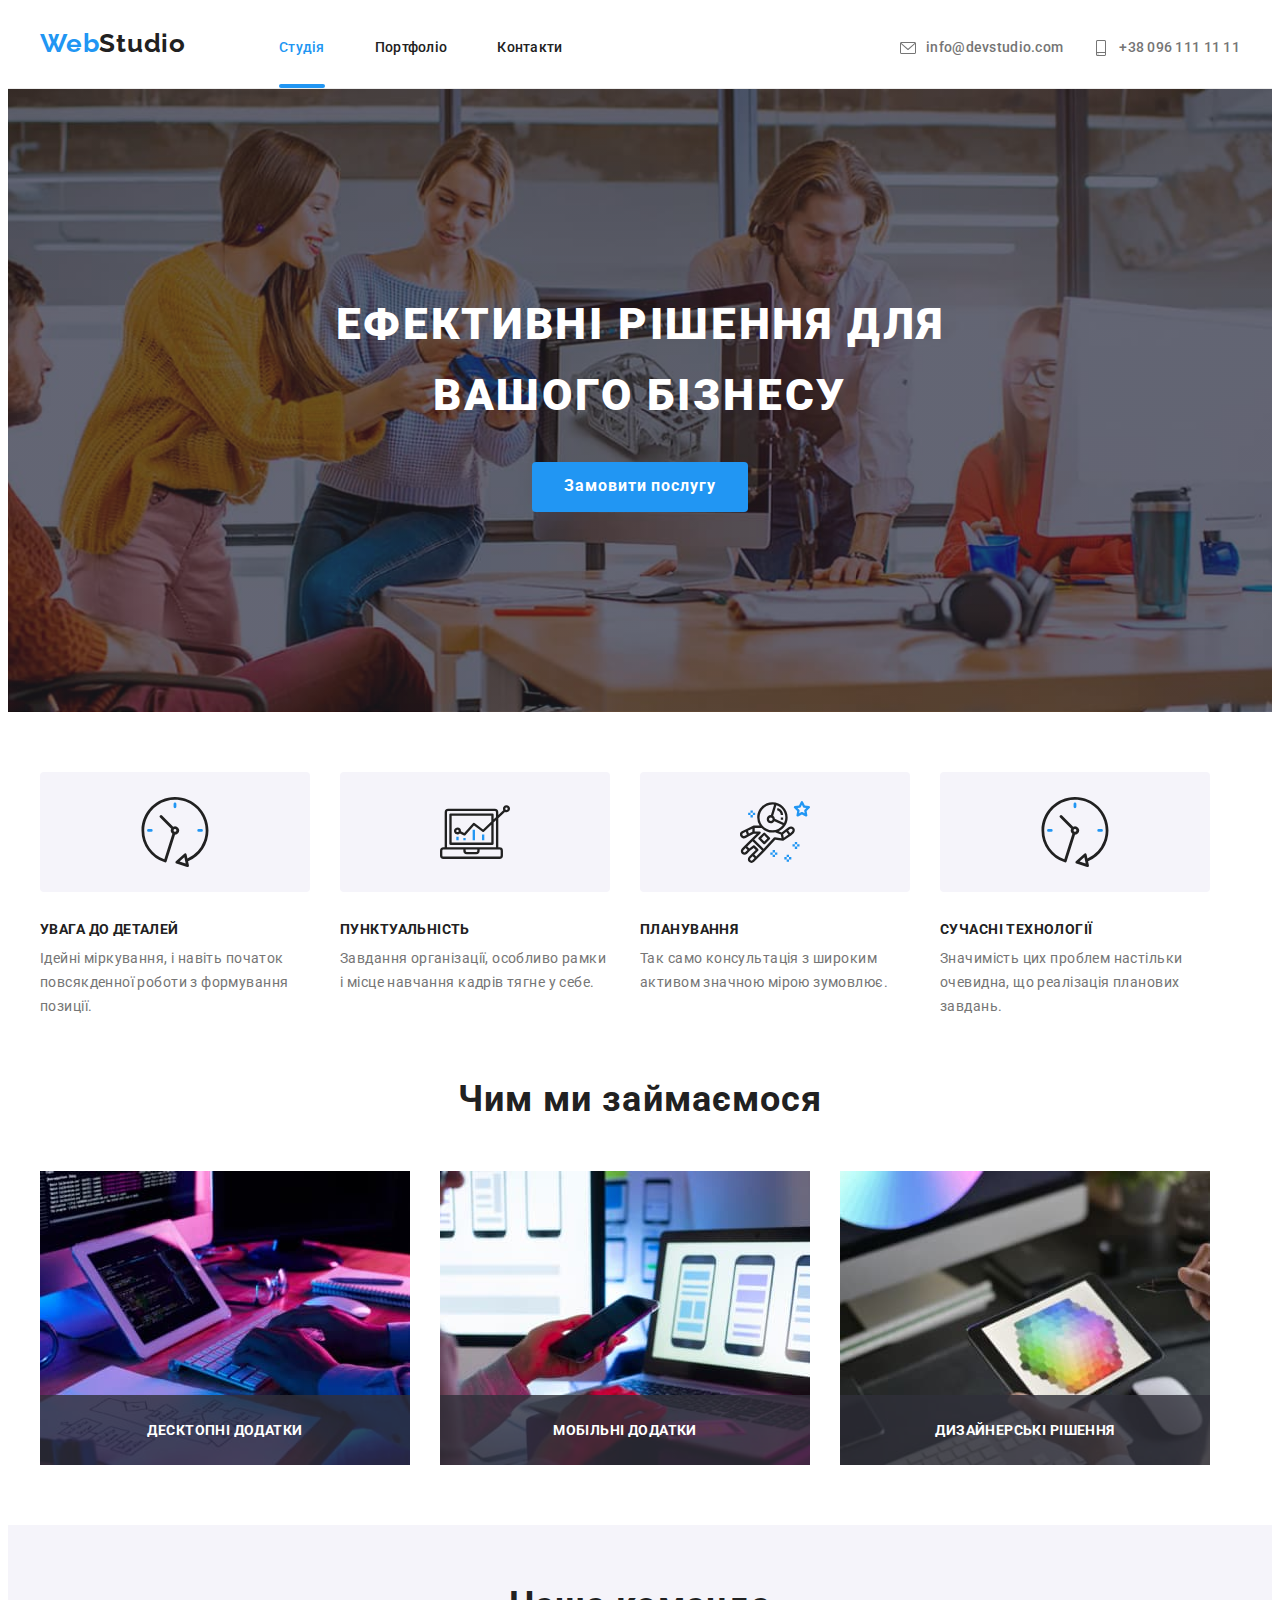
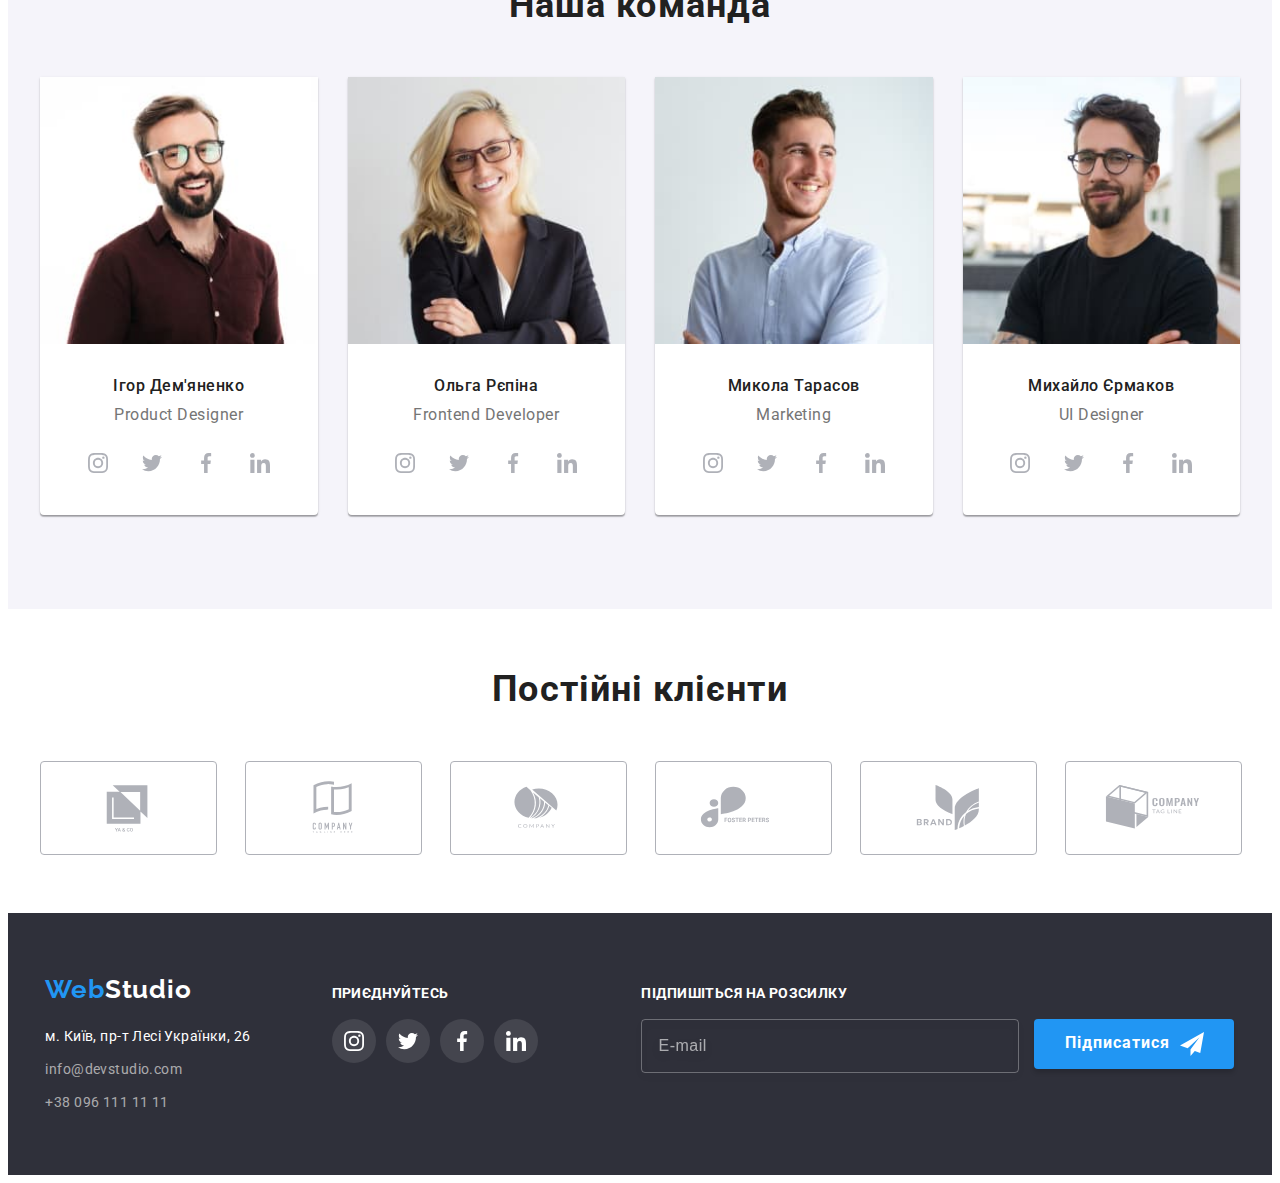
<file: index.html>
<!DOCTYPE html>
<html lang="uk">
  <head>
    <meta charset="UTF-8" />
    <meta http-equiv="X-UA-Compatible" content="IE=edge" />
    <meta name="viewport" content="width=device-width, initial-scale=1.0" />
    <link rel="preconnect" href="https://fonts.googleapis.com" />
    <link rel="preconnect" href="https://fonts.gstatic.com" crossorigin />
    <link
      rel="stylesheet"
      href="https://cdnjs.cloudflare.com/ajax/libs/modern-normalize/1.1.0/modern-normalize.min.css"
      integrity="sha512-wpPYUAdjBVSE4KJnH1VR1HeZfpl1ub8YT/NKx4PuQ5NmX2tKuGu6U/JRp5y+Y8XG2tV+wKQpNHVUX03MfMFn9Q=="
      crossorigin="anonymous"
      referrerpolicy="no-referrer"
    />
    <link
      href="https://fonts.googleapis.com/css2?family=Raleway:wght@700&family=Roboto:wght@400;500;700;900&display=swap"
      rel="stylesheet"
    />

    <link rel="stylesheet" href="./css/main.min.css" />
    <title>Студія</title>
  </head>

  <body>
    <header class="header">
      <div class="container header__container">
        <nav class="navigation header__navigation">
          <a href="./index.html" class="logo navigation__logo link"
            ><span class="logo__blue">Web</span
            ><span class="logo__black">Studio</span></a
          >
          <ul class="navigation__list list">
            <li class="item">
              <a href="./index.html" class="navigation__link link current"
                >Студія</a
              >
            </li>
            <li class="item">
              <a href="./portfolio.html" class="navigation__link link"
                >Портфоліо</a
              >
            </li>
            <li class="item">
              <a href="#" class="navigation__link link">Контакти</a>
            </li>
          </ul>
        </nav>
        <button type="button" class="menu-open" data-menu-open>
          <svg width="24" height="16">
            <use
              class="menu-icon"
              href="./images/icons/symbol-defs-clients.svg#icon-menu-icon"
            ></use>
          </svg>
        </button>

        <ul class="contacts header__contacts list">
          <li class="item contacts__item">
            <a href="mailto:info@devstudio.com" class="contacts__link link">
              <svg class="contacts__mail" width="16px" height="16px">
                <use
                  href="./images/icons/symbol-defs.svg#icon-envelope"
                ></use></svg>info@devstudio.com
            </a>
          </li>
          <li class="item contacts__item">
            <a href="tel:+380961111111" class="contacts__link link">
              <svg class="contacts__telephone" width="16" height="16">
                <use
                  href="./images/icons/symbol-defs.svg#icon-smartphone"
                ></use></svg
              >+38 096 111 11 11</a
            >
          </li>
        </ul>
      </div>
      <div class="mobile-menu is-hidden" data-menu>
        <div class="container">
          <div class="mobile-menu-top">
            <button type="button" class="mobile-close-button" data-menu-close>
              <svg class="close-button-cross" width="19" height="19">
                <use href="./images/icons/symbol-defs.svg#icon-close"></use>
              </svg>
            </button>
            <ul class="mobile-navigation__list list">
              <li class="item">
                <a
                  href="./index.html"
                  class="mobile-navigation__link link current"
                  >Студія</a
                >
              </li>
              <li class="item">
                <a href="./portfolio.html" class="mobile-navigation__link link"
                  >Портфоліо</a
                >
              </li>
              <li class="item">
                <a href="#" class="mobile-navigation__link link">Контакти</a>
              </li>
            </ul>
          </div>

          <div class="mobile-menu-bot">
            <ul class="contacts mobile__contacts list">
              <li class="item mobile-contacts__item">
                <a href="tel:+380961111111" class="mobile-contacts__phone link">
                  +38 096 111 11 11</a
                >
              </li>
              <li class="item mobile-contacts__item">
                <a
                  href="mailto:info@devstudio.com"
                  class="mobile-contacts__mail link"
                >
                  info@devstudio.com
                </a>
              </li>
            </ul>
            <ul class="mobile-soc-list list">
              <li class="mobile-soc-item">
                <a href="" class="mobile-soc-link link">Instagram</a>
              </li>
              <li class="mobile-soc-item">
                <a href="" class="mobile-soc-link link">Twitter</a>
              </li>
              <li class="mobile-soc-item">
                <a href="" class="mobile-soc-link link">Facebook</a>
              </li>
              <li class="mobile-soc-item">
                <a href="" class="mobile-soc-link link">LinkedIn</a>
              </li>
            </ul>
          </div>
        </div>
      </div>
    </header>
    <main>
      <section class="hero section__hero">
        <div class="container hero__container">
          <h1 class="hero__title">Ефективні рішення для вашого бізнесу</h1>

          <button data-modal-open type="button" class="button hero__button">
            Замовити послугу
          </button>
        </div>
      </section>

      <section class="benefits benefits__section section">
        <div class="container benefits__conteiner">
          <h2 class="visually-hidden">Плюси співпраці з нами</h2>

          <ul class="benefits__list list">
            <li class="benefits__item item">
              <div class="benefits__wrapper">
                <svg class="benefits__icon" width="70" height="70">
                  <use
                    href="./images/icons/symbol-defs- big.svg#icon-clock-1"
                  ></use>
                </svg>
              </div>
              <h3 class="benefits__title">УВАГА ДО ДЕТАЛЕЙ</h3>
              <p class="benefits__text">
                Ідейні міркування, і навіть початок повсякденної роботи з
                формування позиції.
              </p>
            </li>
            <li class="benefits__item item">
              <div class="benefits__wrapper">
                <svg class="benefits__icon" width="70" height="70">
                  <use
                    href="./images/icons/symbol-defs- big.svg#icon-diagram-1"
                  ></use>
                </svg>
              </div>
              <h3 class="benefits__title">ПУНКТУАЛЬНІСТЬ</h3>
              <p class="benefits__text">
                Завдання організації, особливо рамки і місце навчання кадрів
                тягне у себе.
              </p>
            </li>
            <li class="benefits__item item">
              <div class="benefits__wrapper">
                <svg class="benefits__icon" width="70" height="70">
                  <use
                    href="./images/icons/symbol-defs- big.svg#icon-astronaut-1"
                  ></use>
                </svg>
              </div>
              <h3 class="benefits__title">ПЛАНУВАННЯ</h3>
              <p class="benefits__text">
                Так само консультація з широким активом значною мірою зумовлює.
              </p>
            </li>
            <li class="benefits__item item">
              <div class="benefits__wrapper">
                <svg class="benefits__icon" width="70" height="70">
                  <use
                    href="./images/icons/symbol-defs- big.svg#icon-clock-1"
                  ></use>
                </svg>
              </div>
              <h3 class="benefits__title">СУЧАСНІ ТЕХНОЛОГІЇ</h3>
              <p class="benefits__text">
                Значимість цих проблем настільки очевидна, що реалізація
                планових завдань.
              </p>
            </li>
          </ul>
        </div>
      </section>

      <section class="about section">
        <div class="container about__container">
          <h2 class="section-title about__title">Чим ми займаємося</h2>
          <ul class="picture__list list">
            <li class="picture__list-item">
              <div class="picture__list-overlay">
                <picture>
                  <source
                    srcset="
                      ./images/imgdodatky.jpg,
                      ./images/imgdodatky-2x.jpg 2x
                    "
                    media="(min-width: 1200px)"
                  />

                  <img
                    src="./images/image-1.jpg"
                    width="370"
                    alt="програмист"
                    class="picture__list-image"
                  />
                </picture>

                <div class="picture__list-label">
                  <h3 class="picture__list-text">Десктопні додатки</h3>
                </div>
              </div>
            </li>
            <li class="picture__list-item">
              <div class="picture__list-overlay">
                <picture>
                  <source
                    srcset="
                      ./images/imgmob-dodatky.jpg,
                      ./images/imgmob-dodatky-2x.jpg 2x
                    "
                    media="(min-width: 1200px)"
                  />

                  <img
                    src="./images/image-2.jpg"
                    width="370"
                    alt="програмист"
                    class="picture__list-image"
                  />
                </picture>

                <div class="picture__list-label">
                  <h3 class="picture__list-text">Мобільні додатки</h3>
                </div>
              </div>
            </li>
            <li class="picture__list-item">
              <div class="picture__list-overlay">
                <picture>
                  <source
                    srcset="
                      ./images/imgdisine.jpg,
                      ./images/imgdisine-2x.jpg 2x
                    "
                    media="(min-width: 1200px)"
                  />

                  <img
                  src="./images/image-3.jpg"
                  width="370"
                  alt="дизайнер"
                  class="picture__list-image"
                />
                </picture>
                
                <div class="picture__list-label">
                  <h3 class="picture__list-text">Дизайнерські рішення</h3>
                </div>
              </div>
            </li>
          </ul>
        </div>
      </section>

      <section class="team team__section section">
        <div class="container team-container">
          <h2 class="section-title team__section-title">Наша команда</h2>
          <ul class="members__list team__members-list list">
            <li class="members__item">
              <picture>
                <source
                  srcset="
                    ./images/imgihor-desktop.jpg    1x,
                    ./images/imgihor-desktop-2x.jpg 2x
                  "
                  media="(min-width: 1200px)"
                />
                <source
                  srcset="
                    ./images/imgihor-tablet.jpg    1x,
                    ./images/imgihor-tablet-2x.jpg 2x
                  "
                  media="(min-width: 768px)"
                />
                <source
                  srcset="
                    ./images/imgihor-mobile.jpg    1x,
                    ./images/imgihor-mobile-2x.jpg 2x
                  "
                  media="(min-width: 320px)"
                />
                <img
                  class="members_img"
                  src="./images/photo-1.jpg"
                  width="450"
                  alt="фото Ігора"
                />
              </picture>

              <h3 class="member__name">Ігор Дем'яненко</h3>
              <p class="members__position">Product Designer</p>
              <ul class="soclist team__soclist list">
                <li class="soclist__item">
                  <a
                    href=""
                    class="soclist__link link"
                    target="_blank"
                    rel="noopener"
                  >
                    <svg class="social__logo" width="20" height="20">
                      <use
                        href="./images/icons/symbol-defs.svg#icon-instagram-2"
                      ></use>
                    </svg>
                  </a>
                </li>
                <li class="soclist__item">
                  <a
                    href=""
                    class="soclist__link link"
                    target="_blank"
                    rel="noopener"
                  >
                    <svg class="social__logo" width="20" height="20">
                      <use
                        href="./images/icons/symbol-defs.svg#icon-twitter-1"
                      ></use>
                    </svg>
                  </a>
                </li>

                <li class="soclist__item">
                  <a
                    href=""
                    class="soclist__link link"
                    target="_blank"
                    rel="noopener"
                  >
                    <svg class="social__logo" width="20" height="20">
                      <use
                        href="./images/icons/symbol-defs.svg#icon-facebook-1"
                      ></use>
                    </svg>
                  </a>
                </li>
                <li class="soclist__item">
                  <a
                    href=""
                    class="soclist__link link"
                    target="_blank"
                    rel="noopener"
                  >
                    <svg class="social__logo" width="20" height="20">
                      <use
                        href="./images/icons/symbol-defs.svg#icon-linkedin-1"
                      ></use>
                    </svg>
                  </a>
                </li>
              </ul>
            </li>
            <li class="members__item">
              <picture>
                <source
                  srcset="
                    ./images/imgolha-desktop.jpg    1x,
                    ./images/imgolha-desktop-2x.jpg 2x
                  "
                  media="(min-width: 1200px)"
                />
                <source
                  srcset="
                    ./images/imgolha-tablet.jpg    1x,
                    ./images/imgolha-tablet-2x.jpg 2x
                  "
                  media="(min-width: 768px)"
                />
                <source
                  srcset="
                    ./images/imgolha-mobile.jpg    1x,
                    ./images/imgolha-mobile-2x.jpg 2x
                  "
                  media="(min-width: 320px)"
                />
                <img
                  class="members_img"
                  src="./images/photo-2.jpg"
                  width="450"
                  alt="фото Ольги"
                />
              </picture>

              <h3 class="member__name">Ольга Рєпіна</h3>
              <p class="members__position">Frontend Developer</p>
              <ul class="soclist team__soclist list">
                <li class="soclist__item">
                  <a
                    href=""
                    class="soclist__link link"
                    target="_blank"
                    rel="noopener"
                  >
                    <svg class="social__logo" width="20" height="20">
                      <use
                        href="./images/icons/symbol-defs.svg#icon-instagram-2"
                      ></use>
                    </svg>
                  </a>
                </li>
                <li class="soclist__item">
                  <a
                    href=""
                    class="soclist__link link"
                    target="_blank"
                    rel="noopener"
                  >
                    <svg class="social__logo" width="20" height="20">
                      <use
                        href="./images/icons/symbol-defs.svg#icon-twitter-1"
                      ></use>
                    </svg>
                  </a>
                </li>
                <li class="soclist__item">
                  <a
                    href=""
                    class="soclist__link link"
                    target="_blank"
                    rel="noopener"
                  >
                    <svg class="social__logo" width="20" height="20">
                      <use
                        href="./images/icons/symbol-defs.svg#icon-facebook-1"
                      ></use>
                    </svg>
                  </a>
                </li>
                <li class="soclist__item">
                  <a
                    href=""
                    class="soclist__link link"
                    target="_blank"
                    rel="noopener"
                  >
                    <svg class="social__logo" width="20" height="20">
                      <use
                        href="./images/icons/symbol-defs.svg#icon-linkedin-1"
                      ></use>
                    </svg>
                  </a>
                </li>
              </ul>
            </li>
            <li class="members__item">
              <picture>
                <source
                  srcset="
                    ./images/imgmykola-desktop.jpg    1x,
                    ./images/imgmykola-desktop-2x.jpg 2x
                  "
                  media="(min-width: 1200px)"
                />
                <source
                  srcset="
                    ./images/imgmykola-tablet.jpg    1x,
                    ./images/imgmykola-tablet-2x.jpg 2x
                  "
                  media="(min-width: 768px)"
                />
                <source
                  srcset="
                    ./images/imgmykola-mobile.jpg    1x,
                    ./images/imgmykola-mobile-2x.jpg 2x
                  "
                  media="(min-width: 320px)"
                />
                <img
                  class="members_img"
                  src="./images/photo-3.jpg"
                  width="450"
                  alt="фото Миколи"
                />
              </picture>

              <h3 class="member__name">Микола Тарасов</h3>
              <p class="members__position">Marketing</p>
              <ul class="soclist team__soclist list">
                <li class="soclist__item">
                  <a
                    href=""
                    class="soclist__link link"
                    target="_blank"
                    rel="noopener"
                  >
                    <svg class="social__logo" width="20" height="20">
                      <use
                        href="./images/icons/symbol-defs.svg#icon-instagram-2"
                      ></use>
                    </svg>
                  </a>
                </li>
                <li class="soclist__item">
                  <a
                    href=""
                    class="soclist__link link"
                    target="_blank"
                    rel="noopener"
                  >
                    <svg class="social__logo" width="20" height="20">
                      <use
                        href="./images/icons/symbol-defs.svg#icon-twitter-1"
                      ></use>
                    </svg>
                  </a>
                </li>
                <li class="soclist__item">
                  <a
                    href=""
                    class="soclist__link link"
                    target="_blank"
                    rel="noopener"
                  >
                    <svg class="social__logo" width="20" height="20">
                      <use
                        href="./images/icons/symbol-defs.svg#icon-facebook-1"
                      ></use>
                    </svg>
                  </a>
                </li>
                <li class="soclist__item">
                  <a
                    href=""
                    class="soclist__link link"
                    target="_blank"
                    rel="noopener"
                  >
                    <svg class="social__logo" width="20" height="20">
                      <use
                        href="./images/icons/symbol-defs.svg#icon-linkedin-1"
                      ></use>
                    </svg>
                  </a>
                </li>
              </ul>
            </li>
            <li class="members__item">
              <picture>
                <source
                  srcset="
                    ./images/imgmychailo-desktop.jpg    1x,
                    ./images/imgmychailo-desktop-2x.jpg 2x
                  "
                  media="(min-width: 1200px)"
                />
                <source
                  srcset="
                    ./images/imgmychailo-tablet.jpg    1x,
                    ./images/imgmychailo-tablet-2x.jpg 2x
                  "
                  media="(min-width: 768px)"
                />
                <source
                  srcset="
                    ./images/imgmychailo-mobile.jpg    1x,
                    ./images/imgmychailo-mobile-2x.jpg 2x
                  "
                  media="(min-width: 320px)"
                />
                <img
                  class="members_img"
                  src="./images/photo-4.jpg"
                  width="450"
                  alt="фото Михайла"
                />
              </picture>

              <h3 class="member__name">Михайло Єрмаков</h3>
              <p class="members__position">UI Designer</p>
              <ul class="soclist team__soclist list">
                <li class="soclist__item">
                  <a
                    href=""
                    class="soclist__link link"
                    target="_blank"
                    rel="noopener"
                  >
                    <svg class="social__logo" width="20" height="20">
                      <use
                        href="./images/icons/symbol-defs.svg#icon-instagram-2"
                      ></use>
                    </svg>
                  </a>
                </li>
                <li class="soclist__item">
                  <a
                    href=""
                    class="soclist__link link"
                    target="_blank"
                    rel="noopener"
                  >
                    <svg class="social__logo" width="20" height="20">
                      <use
                        href="./images/icons/symbol-defs.svg#icon-twitter-1"
                      ></use>
                    </svg>
                  </a>
                </li>
                <li class="soclist__item">
                  <a
                    href=""
                    class="soclist__link link"
                    target="_blank"
                    rel="noopener"
                  >
                    <svg class="social__logo" width="20" height="20">
                      <use
                        href="./images/icons/symbol-defs.svg#icon-facebook-1"
                      ></use>
                    </svg>
                  </a>
                </li>
                <li class="soclist__item">
                  <a
                    href=""
                    class="soclist__link link"
                    target="_blank"
                    rel="noopener"
                  >
                    <svg class="social__logo" width="20" height="20">
                      <use
                        href="./images/icons/symbol-defs.svg#icon-linkedin-1"
                      ></use>
                    </svg>
                  </a>
                </li>
              </ul>
            </li>
          </ul>
        </div>
      </section>
      <section class="section">
        <div class="container clients">
          <h2 class="section-title clients__title">Постійні клієнти</h2>
          <ul class="cards__list client__list list">
            <li class="cards__item">
              <a href="" class="cards__link link">
                <svg class="cards__icon" width="106" height="60">
                  <use
                    href="./images/icons/symbol-defs-clients.svg#icon-Logo"
                  ></use>
                </svg>
              </a>
            </li>
            <li class="cards__item">
              <a href="" class="cards__link link">
                <svg class="cards__icon" width="106" height="60">
                  <use
                    href="./images/icons/symbol-defs-clients.svg#icon-Logo-1"
                  ></use>
                </svg>
              </a>
            </li>
            <li class="cards__item">
              <a href="" class="cards__link link">
                <svg class="cards__icon" width="106" height="60">
                  <use
                    href="./images/icons/symbol-defs-clients.svg#icon-Logo-2"
                  ></use>
                </svg>
              </a>
            </li>
            <li class="cards__item">
              <a href="" class="cards__link link">
                <svg class="cards__icon" width="106" height="60">
                  <use
                    href="./images/icons/symbol-defs-clients.svg#icon-Logo-3"
                  ></use>
                </svg>
              </a>
            </li>
            <li class="cards__item">
              <a href="" class="cards__link link">
                <svg class="cards__icon" width="106" height="60">
                  <use
                    href="./images/icons/symbol-defs-clients.svg#icon-Logo-4"
                  ></use>
                </svg>
              </a>
            </li>
            <li class="cards__item">
              <a href="" class="cards__link link">
                <svg class="cards__icon" width="106" height="60">
                  <use
                    href="./images/icons/symbol-defs-clients.svg#icon-Logo-5"
                  ></use>
                </svg>
              </a>
            </li>
          </ul>
        </div>
      </section>
    </main>

    <footer class="footer footer__wraper">
      <div class="container container__footer">
        <div class="information footer__info">
          <a href="/index.html" class="logo information__logo link">
            <span class="logo__blue">Web</span
            ><span class="logo__white">Studio</span>
          </a>

          <address class="adress">
            <ul class="adress__list list">
              <li class="adress__item">
                <a
                  href="https://goo.gl/maps/CPtrU1FHBa2aNyZL9"
                  target="_blank"
                  rel="noopener noreferrer nofollow"
                  class="adress__map link"
                  >м. Київ, пр-т Лесі Українки, 26</a
                >
              </li>
              <li class="adress__item">
                <a
                  href="mailto:info@devstudio.com"
                  class="adress__mail contact-item link"
                  >info@devstudio.com</a
                >
              </li>
              <li class="adress__item">
                <a
                  href="tel:+380961111111"
                  class="adress__phone contact-item link"
                  >+38 096 111 11 11</a
                >
              </li>
            </ul>
          </address>
        </div>
        <div class="footer-soc-container">
          <h3 class="soclist__title footer__title">приєднуйтесь</h3>

          <ul class="soclist list footer-soclist">
            <li class="soclist__item">
              <a
                href=""
                class="footer__soclist-link link"
                target="_blank"
                rel="noopener"
              >
                <svg class="footer__social-item" width="20" height="20">
                  <use
                    href="./images/icons/symbol-defs.svg#icon-instagram-2"
                  ></use>
                </svg>
              </a>
            </li>
            <li class="soclist__item">
              <a
                href=""
                class="footer__soclist-link link"
                target="_blank"
                rel="noopener"
              >
                <svg class="footer__social-item" width="20" height="20">
                  <use
                    href="./images/icons/symbol-defs.svg#icon-twitter-1"
                  ></use>
                </svg>
              </a>
            </li>
            <li class="soclist__item">
              <a
                href=""
                class="footer__soclist-link link"
                target="_blank"
                rel="noopener"
              >
                <svg class="footer__social-item" width="20" height="20">
                  <use
                    href="./images/icons/symbol-defs.svg#icon-facebook-1"
                  ></use>
                </svg>
              </a>
            </li>
            <li class="soclist__item">
              <a
                href=""
                class="footer__soclist-link link"
                target="_blank"
                rel="noopener"
              >
                <svg class="footer__social-item" width="20" height="20">
                  <use
                    href="./images/icons/symbol-defs.svg#icon-linkedin-1"
                  ></use>
                </svg>
              </a>
            </li>
          </ul>
        </div>
        <div class="subscribe subscribe__container">
          <h3 class="footer__title">підпишіться на розсилку</h3>
          <form class="footer__subscribe-form">
            <input
              type="email"
              name="subscribe-form"
              placeholder="E-mail"
              class="subscribe__input"
            />
            <button type="submit" class="button subscribe__button">
              Підписатися
              <svg class="subscribe__icon" width="24" height="24">
                <use
                  href="./images/icons/symbol-defs-clients.svg#icon-icon-send"
                ></use>
              </svg>
            </button>
          </form>
        </div>
      </div>
    </footer>
    <div class="backdrop is-hidden" data-modal>
      <div class="modal__form modal">
        <button type="button" data-modal-close class="modal__close-button">
          <svg class="close-button-cross" width="11" height="11">
            <use href="./images/icons/symbol-defs.svg#icon-close"></use>
          </svg>
        </button>
        <p class="modal__title">Залиште свої дані, ми вам передзвонимо</p>
        <form class="modal__form">
          <div class="modal__field">
            <label for="user-name" class="modal__field-input">
              <span class="modal__field-text">Ім'я</span></label
            >
            <div class="input__wrap input-wrap">
              <input
                type="text"
                name="user-name"
                id="user-name"
                class="input__form"
                required
              />
              <svg class="input__icon" width="18" height="18">
                <use
                  href="./images/icons/symbol-defs-clients.svg#icon-person-icon"
                ></use>
              </svg>
            </div>
          </div>

          <div class="modal__field">
            <label for="user-tel" class="input__label">
              <span class="modal__field-text">Телефон</span></label
            >
            <div class="input__wrap input-wrap">
              <input
                type="tel"
                name="user-tel"
                id="user-tel"
                class="input__form"
                required
              />
              <svg class="input__icon" width="18" height="18">
                <use
                  href="./images/icons/symbol-defs-clients.svg#icon-phone-icon"
                ></use>
              </svg>
            </div>
          </div>

          <div class="modal__field">
            <label for="user-mail" class="input-label">
              <span class="modal__field-text">Пошта</span></label
            >
            <div class="input__wrap input-wrap">
              <input
                type="email"
                name="user-mail"
                id="user-mail"
                class="input__form"
                required
              />
              <svg class="input__icon" width="18" height="18">
                <use
                  href="./images/icons/symbol-defs-clients.svg#icon-email-icon"
                ></use>
              </svg>
            </div>
          </div>
          <div class="comments modal__field text-area-field">
            <label for="user-comment" class="input-label"
              ><span class="modal__field-text">Коментар</span></label
            >

            <textarea
              name="user-comment"
              id="user-comment"
              class="comments__text"
              placeholder="Введіть текст"
            ></textarea>
          </div>
          <div class="checkbox checkbox-container">
            <input
              type="checkbox"
              name="agreement"
              id="agreement"
              class="checkbox__input-chek visually-hidden"
            />
            <label for="agreement" class="checkbox__text"
              ><span>
                <svg class="chek-icon" width="16" height="15">
                  <use
                    href="./images/icons/symbol-defs-clients.svg#icon-check"
                  ></use></svg></span
              >Погоджуюся з розсилкою та приймаю
              <a href="#" class="checkbox__link">Умови договору</a>
            </label>
          </div>

          <div class="modal__button-field">
            <button type="submit" class="modal__button">Відправити</button>
          </div>
        </form>
      </div>
    </div>
    <script src="./js/modal.js"></script>
    <script src="./js/menu.js"></script>
  </body>
</html>
</file>
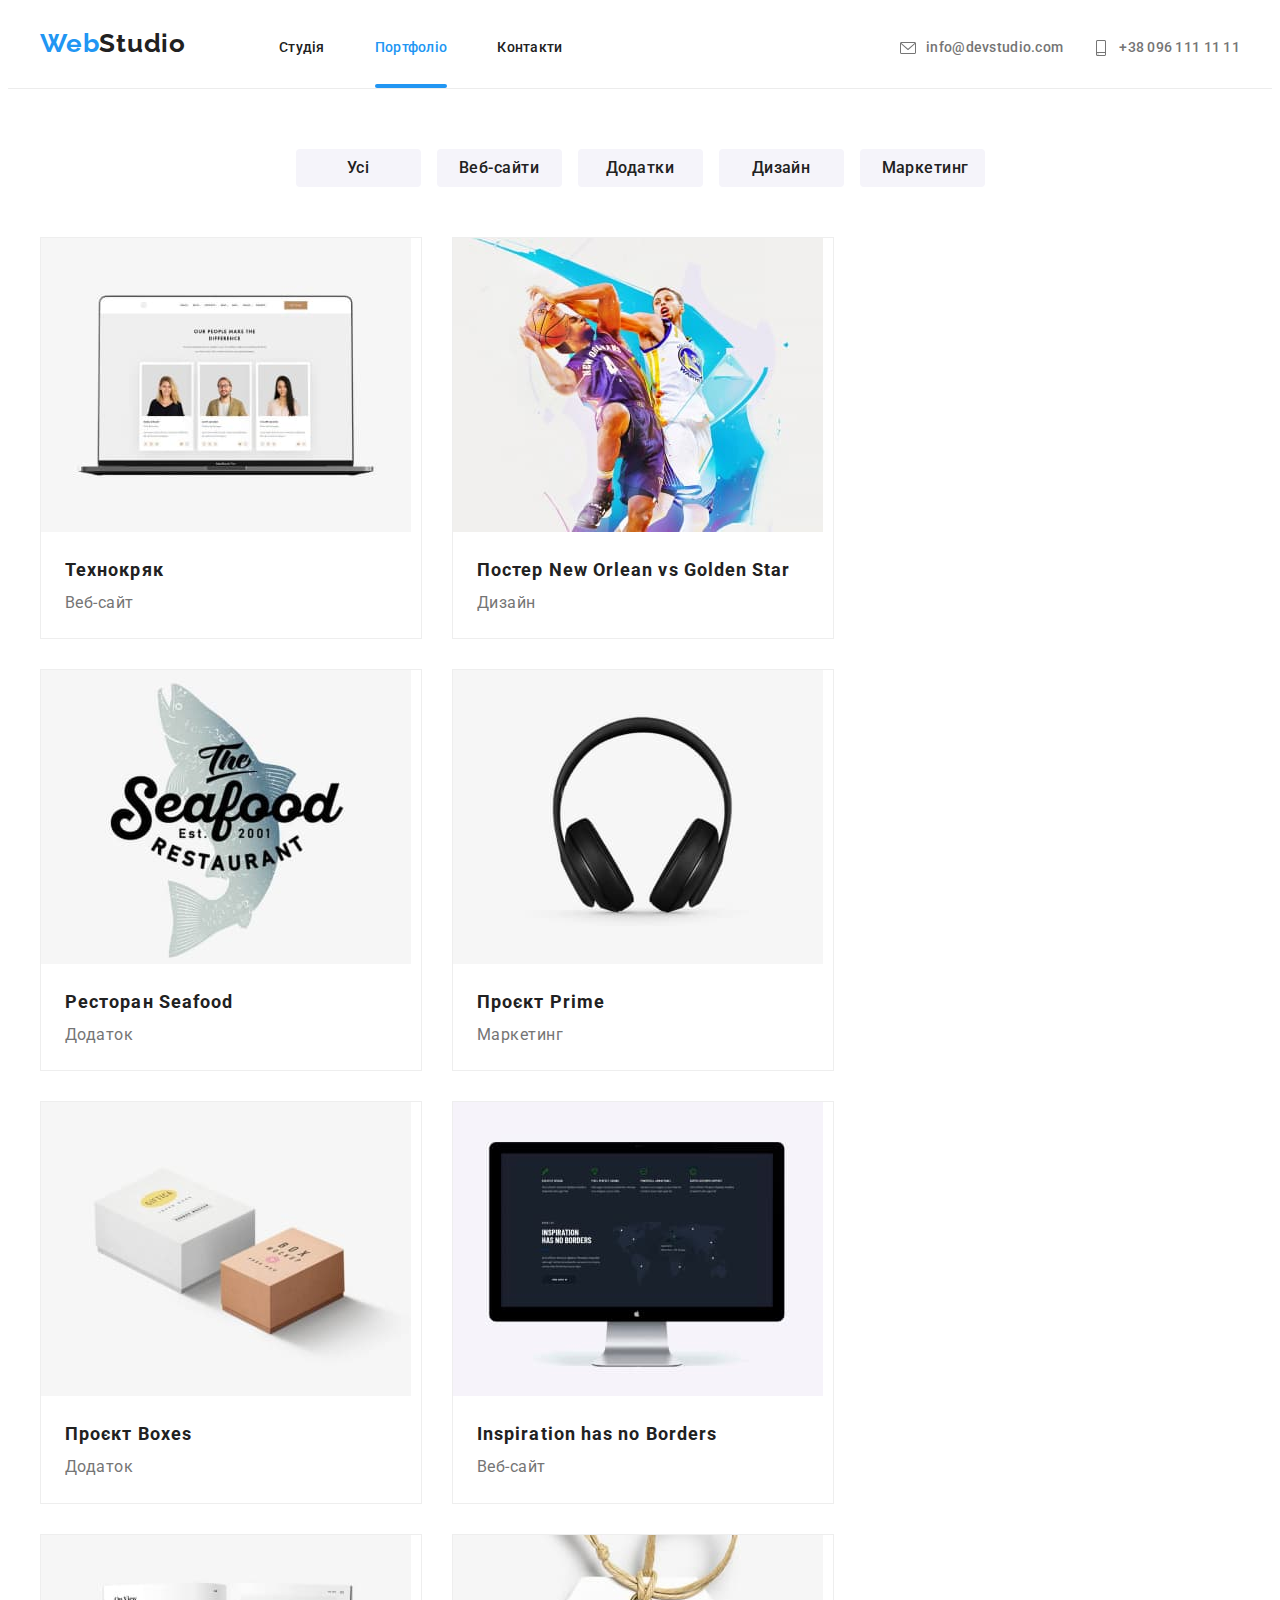
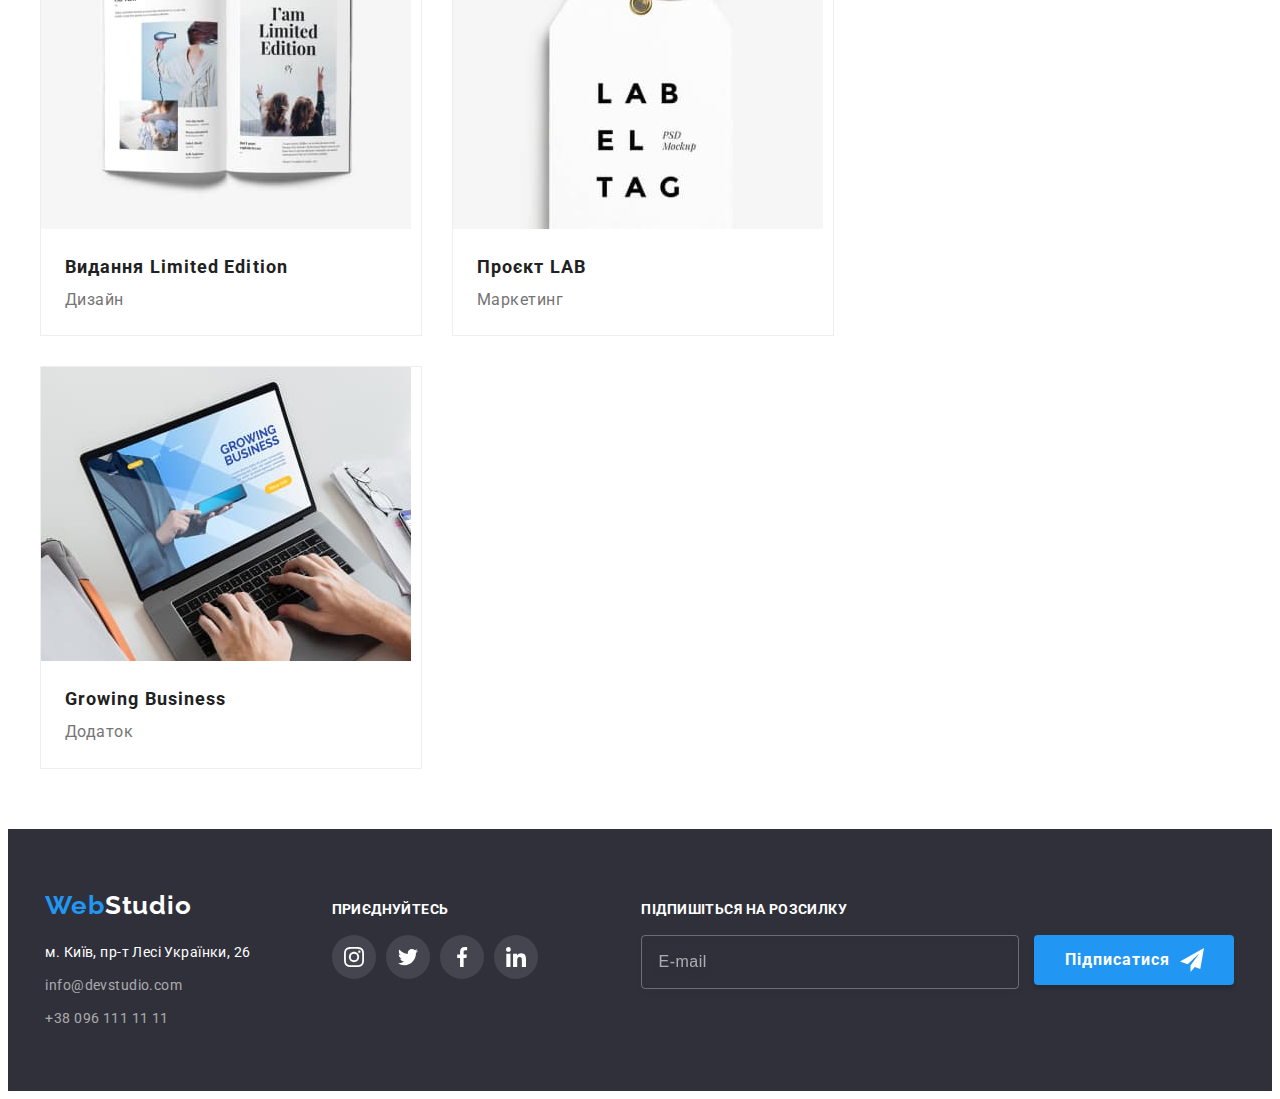
<file: portfolio.html>
<!DOCTYPE html>
<html lang="uk">
  <head>
    <meta charset="UTF-8" />
    <meta http-equiv="X-UA-Compatible" content="IE=edge" />
    <meta name="viewport" content="width=device-width, initial-scale=1.0" />
    <link
      rel="stylesheet"
      href="https://cdnjs.cloudflare.com/ajax/libs/modern-normalize/1.1.0/modern-normalize.min.css"
      integrity="sha512-wpPYUAdjBVSE4KJnH1VR1HeZfpl1ub8YT/NKx4PuQ5NmX2tKuGu6U/JRp5y+Y8XG2tV+wKQpNHVUX03MfMFn9Q=="
      crossorigin="anonymous"
      referrerpolicy="no-referrer"
    />

    <link rel="preconnect" href="https://fonts.googleapis.com" />
    <link rel="preconnect" href="https://fonts.gstatic.com" crossorigin />
    <link
      href="https://fonts.googleapis.com/css2?family=Raleway:wght@700&family=Roboto:wght@400;500;700;900&display=swap"
      rel="stylesheet"
    />
    
    <link rel="stylesheet" href="./css/main.min.css">
    <title>Портфоліо</title>
  </head>

  <body>
    <header class="header">
      <div class="container header__container">
        <nav class="navigation header__navigation">
          <a href="./index.html" class="logo navigation__logo link"
            ><span class="logo__blue">Web</span
            ><span class="logo__black">Studio</span></a
          >
          <ul class="navigation__list list">
            <li class="item">
              <a href="./index.html" class="navigation__link link ">Студія</a>
            </li>
            <li class="item">
              <a href="./portfolio.html" class="navigation__link link current">Портфоліо</a>
            </li>
            <li class="item"><a href="#" class="navigation__link link">Контакти</a></li>
          </ul>
        </nav>

        <ul class="contacts header__contacts list">
          <li class="item contacts__item">
            <a
              href="mailto:info@devstudio.com"
              class="contacts__link link"
            >
              <svg class="contacts__mail" width="16px" height="16px">
                <use
                  href="./images/icons/symbol-defs.svg#icon-envelope"
                ></use></svg
              >info@devstudio.com
            </a>
          </li>
          <li class="item contacts__item">
            <a href="tel:+380961111111" class="contacts__link link">
              <svg class="contacts__telephone" width="16" height="16">
                <use
                  href="./images/icons/symbol-defs.svg#icon-smartphone"
                ></use></svg
              >+38 096 111 11 11</a
            >
          </li>
        </ul>
      </div>
    </header>
    <main>
      <section class="section">
        <div class="product container">
          <h1 class="visually-hidden">Портфоліо</h1>
          <ul class="product__filter list buttons ">
            <li class="product__filter-item">
              <button type="button" class="product__filter-button">Усі</button>
            </li>
            <li class="product__filter-item">
              <button type="button" class="product__filter-button">Веб-сайти</button>
            </li>
            <li class="product__filter-item">
              <button type="button" class="product__filter-button">Додатки</button>
            </li>
            <li class="product__filter-item">
              <button type="button" class="product__filter-button">Дизайн</button>
            </li>
            <li class="product__filter-item">
              <button type="button" class="product__filter-button">Маркетинг</button>
            </li>
          </ul>

          <ul class="product__list list portfolio-list">
            <li class="product__list-item">
              <a href="#" class="link product__list-link">
                <div class="product__list-image">
                  <img
                    src="./images/technokryak.jpg"
                    width="370"
                    alt="Технокряк"
                  />
                  <div class="product__list-overlay">
                    <p class="product__list-text">
                      Ресурс пропонує комплексні пропозиції з різним рівнем
                      функціоналу та сервісів. Все це дозволить відвідувачу
                      отримати вичерпні відомості про компанію чи приватну
                      особу.
                    </p>
                  </div>
                </div>

                <div class="product__info">
                  <h2 class="product__title">Технокряк</h2>
                  <p class="product__description">Веб-сайт</p>
                </div>
              </a>
            </li>
            <li class="product__list-item">
              <a href="#" class="link product__list-link">
                <div class="product__list-image">
                  <img
                    src="./images/new-orlean.jpg"
                    width="370"
                    alt="Постер New Orlean vs Golden Star"
                  />
                  <div class="product__list-overlay">
                    <p class="product__list-text">
                      Ресурс пропонує комплексні пропозиції з різним рівнем
                      функціоналу та сервісів. Все це дозволить відвідувачу
                      отримати вичерпні відомості про компанію чи приватну
                      особу.
                    </p>
                  </div>
                </div>
                <div class="product__info">
                  <h2 class="product__title">
                    Постер New Orlean vs Golden Star
                  </h2>
                  <p class="product__description">Дизайн</p>
                </div>
              </a>
            </li>
            <li class="product__list-item">
              <a href="#" class="link product__list-link">
                <div class="product__list-image">
                  <img
                    src="./images/seafood.jpg"
                    width="370"
                    alt="Ресторан Seafood"
                  />
                  <div class="product__list-overlay">
                    <p class="product__list-text">
                      Ресурс пропонує комплексні пропозиції з різним рівнем
                      функціоналу та сервісів. Все це дозволить відвідувачу
                      отримати вичерпні відомості про компанію чи приватну
                      особу.
                    </p>
                  </div>
                </div>
                <div class="product__info">
                  <h2 class="product__title">Ресторан Seafood</h2>
                  <p class="product__description">Додаток</p>
                </div>
              </a>
            </li>
            <li class="product__list-item">
              <a href="#" class="link product__list-link">
                <div class="product__list-image">
                  <img
                    src="./images/prime.jpg"
                    width="370"
                    alt="Проєкт Prime"
                  />
                  <div class="product__list-overlay">
                    <p class="product__list-text">
                      Ресурс пропонує комплексні пропозиції з різним рівнем
                      функціоналу та сервісів. Все це дозволить відвідувачу
                      отримати вичерпні відомості про компанію чи приватну
                      особу.
                    </p>
                  </div>
                </div>

                <div class="product__info">
                  <h2 class="product__title">Проєкт Prime</h2>
                  <p class="product__description">Маркетинг</p>
                </div>
              </a>
            </li>
            <li class="product__list-item">
              <a href="#" class="link product__list-link">
                <div class="product__list-image">
                  <img
                    src="./images/boxes.jpg"
                    width="370"
                    alt="Проєкт Boxes"
                  />
                  <div class="product__list-overlay">
                    <p class="product__list-text">
                      Ресурс пропонує комплексні пропозиції з різним рівнем
                      функціоналу та сервісів. Все це дозволить відвідувачу
                      отримати вичерпні відомості про компанію чи приватну
                      особу.
                    </p>
                  </div>
                </div>
                <div class="product__info">
                  <h2 class="product__title">Проєкт Boxes</h2>
                  <p class="product__description">Додаток</p>
                </div>
              </a>
            </li>
            <li class="product__list-item">
              <a href="#" class="link product__list-link">
                <div class="product__list-image">
                  <img
                    src="./images/inspiration.jpg"
                    width="370"
                    alt="Inspiration has no Borders"
                  />
                  <div class="product__list-overlay">
                    <p class="product__list-text">
                      Ресурс пропонує комплексні пропозиції з різним рівнем
                      функціоналу та сервісів. Все це дозволить відвідувачу
                      отримати вичерпні відомості про компанію чи приватну
                      особу.
                    </p>
                  </div>
                </div>

                <div class="product__info">
                  <h2 class="product__title">Inspiration has no Borders</h2>
                  <p class="product__description">Веб-сайт</p>
                </div>
              </a>
            </li>
            <li class="product__list-item">
              <a href="#" class="link product__list-link">
                <div class="product__list-image">
                  <img
                    src="./images/limited-edition.jpg"
                    width="370"
                    alt="Видання Limited Edition"
                  />
                  <div class="product__list-overlay">
                    <p class="product__list-text">
                      Ресурс пропонує комплексні пропозиції з різним рівнем
                      функціоналу та сервісів. Все це дозволить відвідувачу
                      отримати вичерпні відомості про компанію чи приватну
                      особу.
                    </p>
                  </div>
                </div>
                <div class="product__info">
                  <h2 class="product__title">Видання Limited Edition</h2>
                  <p class="product__description">Дизайн</p>
                </div>
              </a>
            </li>
            <li class="product__list-item">
              <a href="#" class="link product__list-link">
                <div class="product__list-image">
                  <img src="./images/lab.jpg" width="370" alt="Проєкт LAB" />

                  <div class="product__list-overlay">
                    <p class="product__list-text">
                      Ресурс пропонує комплексні пропозиції з різним рівнем
                      функціоналу та сервісів. Все це дозволить відвідувачу
                      отримати вичерпні відомості про компанію чи приватну
                      особу.
                    </p>
                  </div>
                </div>
                <div class="product__info">
                  <h2 class="product__title">Проєкт LAB</h2>
                  <p class="product__description">Маркетинг</p>
                </div>
              </a>
            </li>
            <li class="product__list-item">
              <a href="#" class="link product__list-link">
                <div class="product__list-image">
                  <img
                    src="./images/growing-business.jpg"
                    width="370"
                    alt="Growing Business"
                  />
                  <div class="product__list-overlay">
                    <p class="product__list-text">
                      Ресурс пропонує комплексні пропозиції з різним рівнем
                      функціоналу та сервісів. Все це дозволить відвідувачу
                      отримати вичерпні відомості про компанію чи приватну
                      особу.
                    </p>
                  </div>
                </div>
                <div class="product__info">
                  <h2 class="product__title">Growing Business</h2>
                  <p class="product__description">Додаток</p>
                </div>
              </a>
            </li>
          </ul>
        </div>
      </section>
    </main>
     <footer class="footer footer__wraper">
      <div class="container container__footer">
        <div class="information footer__info">
          <a href="/index.html" class="logo information__logo link">
            <span class="logo__blue">Web</span
            ><span class="logo__white">Studio</span>
          </a>

          <address class="adress">
            <ul class="adress__list list">
              <li class="adress__item">
                <a
                  href="https://goo.gl/maps/CPtrU1FHBa2aNyZL9"
                  target="_blank"
                  rel="noopener noreferrer nofollow"
                  class="adress__map link"
                  >м. Київ, пр-т Лесі Українки, 26</a
                >
              </li>
              <li class="adress__item">
                <a href="mailto:info@devstudio.com" class="adress__mail contact-item link"
                  >info@devstudio.com</a
                >
              </li>
              <li class="adress__item">
                <a href="tel:+380961111111" class="adress__phone contact-item link"
                  >+38 096 111 11 11</a
                >
              </li>
            </ul>
          </address>
        </div>
        <div class=" footer-soc-container">
          <h3 class="soclist__title footer__title">приєднуйтесь</h3>

          <ul class="soclist list footer-soclist">
            <li class="soclist__item">
              <a
                href=""
                class="footer__soclist-link link"
                target="_blank"
                rel="noopener"
              >
                <svg
                  class="footer__social-item"
                  width="20"
                  height="20"
                >
                  <use
                    href="./images/icons/symbol-defs.svg#icon-instagram-2"
                  ></use>
                </svg>
              </a>
            </li>
            <li class="soclist__item">
              <a
                href=""
                class="footer__soclist-link link"
                target="_blank"
                rel="noopener"
              >
                <svg
                  class="footer__social-item"
                  width="20"
                  height="20"
                >
                  <use
                    href="./images/icons/symbol-defs.svg#icon-twitter-1"
                  ></use>
                </svg>
              </a>
            </li>
            <li class="soclist__item">
              <a
                href=""
                class="footer__soclist-link link"
                target="_blank"
                rel="noopener"
              >
                <svg
                  class="footer__social-item"
                  width="20"
                  height="20"
                >
                  <use
                    href="./images/icons/symbol-defs.svg#icon-facebook-1"
                  ></use>
                </svg>
              </a>
            </li>
            <li class="soclist__item">
              <a
                href=""
                class="footer__soclist-link link"
                target="_blank"
                rel="noopener"
              >
                <svg
                  class="footer__social-item"
                  width="20"
                  height="20"
                >
                  <use
                    href="./images/icons/symbol-defs.svg#icon-linkedin-1"
                  ></use>
                </svg>
              </a>
            </li>
          </ul>
        </div>
        <div class="subscribe subscribe__container">
          <h3 class="footer__title">підпишіться на розсилку</h3>
          <form class="footer__subscribe-form">
            <input
              type="email"
              name="subscribe-form"
              placeholder="E-mail"
              class="subscribe__input"
            />
            <button type="submit" class="button subscribe__button">
              Підписатися
              <svg class="subscribe__icon" width="24" height="24">
                <use
                  href="./images/icons/symbol-defs-clients.svg#icon-icon-send"
                ></use>
              </svg>
            </button>
          </form>
        </div>
      </div>
    </footer>
  </body>
</html>
</file>
<file: css/main.min.css>
:root{--primary-text-color: #757575;--title-text-color: #212121;--accent-color: #2196f3;--primary-white-color: #ffffff;--primary-animation: cubic-bezier(0.4, 0, 0.2, 1);--gradient: linear-gradient( rgba(47, 48, 58, 0.4), rgba(47, 48, 58, 0.4) )}.visually-hidden{position:absolute;white-space:nowrap;width:1px;height:1px;overflow:hidden;border:0;padding:0;clip:rect(0 0 0 0);-webkit-clip-path:inset(50%);clip-path:inset(50%);margin:-1px}body{background-color:var(--primary-white-color);color:var(--primary-text-color);font-family:Roboto,sans-serif;font-size:14px}p,h1,h2,h3,h4,h5,h6{margin:0}ul,ol{margin:0;padding-left:0}button{cursor:pointer}address{font-style:normal}img{display:block;max-width:100%;height:auto}.list{list-style:none}.link{text-decoration:none}.is-hidden{opacity:0;pointer-events:none;visibility:hidden}.current{color:var(--accent-color)}.container{width:100%;padding-left:15px;padding-right:15px;margin:0 auto}@media screen and (min-width: 480px){.container{max-width:480px}}@media screen and (min-width: 768px){.container{max-width:768px}}@media screen and (min-width: 1200px){.container{max-width:1200px}}.section{padding-top:60px;padding-bottom:60px}.section-title{color:var(--title-text-color);font-size:36px;line-height:1.16;text-align:center;letter-spacing:.03em}.logo{font-family:"Raleway";color:var(--title-text-color);font-family:Raleway;font-size:26px;font-weight:700;line-height:1.26;letter-spacing:.03em;text-align:left}.logo__blue{color:var(--accent-color)}.logo__black{color:var(--title-text-color)}.logo__white{color:var(--primary-white-color)}.button{border-radius:4px;width:217px;height:50px;margin:0 auto;display:block;margin-top:30px;border:none;background-color:var(--accent-color);color:var(--primary-white-color);font-family:"Roboto";font-weight:700;font-size:16px;line-height:1.9;letter-spacing:.06em}.header{background-color:var(--primary-white-color);border-bottom:1px solid #ececec}.header__container{display:flex;justify-content:space-between;align-items:center;height:60px}@media screen and (min-width: 768px){.header__container{height:80px}}.header__navigation{display:flex;align-items:baseline}.navigation__list{display:none}@media screen and (min-width: 768px){.navigation__list{display:flex}}.navigation__list .item:not(:last-child){margin-right:50px}@media screen and (min-width: 768px){.navigation__logo{margin-right:87px}}@media screen and (min-width: 1200px){.navigation__logo{margin-right:93px}}.navigation__link{display:block;padding-top:32px;padding-bottom:32px;transition-property:color;transition-duration:250ms;transition-timing-function:var(--primary-animation);position:relative;color:var(--title-text-color);font-weight:500;line-height:1.14;letter-spacing:.02em}.navigation__link:hover,.navigation__link:focus{color:var(--accent-color)}@media screen and (min-width: 768px){.current::after{content:"";position:absolute;bottom:0;display:block;width:100%;height:4px;border-radius:2px;background-color:currentColor}}.header__contacts{display:none}@media screen and (min-width: 768px){.header__contacts{display:flex;flex-wrap:wrap;flex-direction:column;align-items:flex-end;margin-left:auto;gap:10px}}@media screen and (min-width: 1200px){.header__contacts{flex-wrap:nowrap;flex-direction:row;align-items:flex-start;justify-content:space-between;gap:0}}@media screen and (min-width: 1200px){.header__contacts{align-items:center}.header__contacts .item:not(:last-child){margin-right:30px}}.header__contacts .contacts__item{display:flex;align-items:center;width:100%;height:100%}.contacts__link{display:flex;font-size:12px;line-height:1.16;color:var(--primary-text-color);font-weight:500;letter-spacing:.02em;transition-property:color;transition-duration:250ms;transition-timing-function:var(--primary-animation)}@media screen and (min-width: 1200px){.contacts__link{flex-wrap:nowrap;padding-top:32px;padding-bottom:32px;font-size:14px;line-height:1.14}}.contacts__link:hover,.contacts__link:focus{color:var(--accent-color)}.contacts__mail{margin-right:10px;fill:currentColor}.contact-link-header:focus .contacts__mail,.contact-link-header:hover .contacts__mail{fill:currentColor}.contacts__telephone{margin-right:10px;fill:currentColor}.contact-link-header:focus .contacts__telephone,.contact-link-header:hover .contacts__telephone{fill:currentColor}.mobile-menu{width:100vw;height:100vh;background-color:var(--primary-white-color);top:0;position:fixed;z-index:1;padding-top:48px;padding-bottom:48px;transition:opacity 300ms linear,visibility 300ms linear}.mobile-menu>.container{height:100%;width:100%;display:flex;flex-direction:column;justify-content:space-between;overflow:auto;margin:0 auto;align-items:flex-start}@media screen and (min-width: 768px){.mobile-menu{display:none}}.menu-open{margin-left:auto;margin-right:15px;margin-top:10px;border:none;background-color:rgba(0,0,0,0)}@media screen and (min-width: 768px){.menu-open{display:none}}.mobile-close-button{position:absolute;right:15px;top:10px;border:none;background-color:rgba(0,0,0,0)}.mobile-close-button:hover,.mobile-close-button:focus{fill:var(--accent-color);transition:fill 300ms linear,visibility 300ms linear}.mobile-navigation__link{font-weight:500;font-size:40px;line-height:47px;letter-spacing:.02em;transition-property:color;transition-duration:250ms;transition-timing-function:var(--primary-animation);color:var(--title-text-color);font-weight:500;line-height:1.14;letter-spacing:.02em}.mobile-navigation__link:hover,.mobile-navigation__link:focus{color:var(--accent-color);transition:color 300ms linear,visibility 300ms linear}.current{color:var(--accent-color)}.mobile-navigation__list{margin-left:40px;margin-top:48px}.mobile-navigation__list .item:not(:last-child){margin-bottom:32px}.mobile__contacts{margin-bottom:64px}.mobile-contacts__item:not(:last-child){margin-bottom:32px}.mobile-contacts__phone{font-weight:500;font-size:24px;line-height:1.17;letter-spacing:.02em;color:var(--accent-color)}@media screen and (min-width: 480px){.mobile-contacts__phone{font-size:34px;line-height:1.17;letter-spacing:.02em}}.mobile-contacts__mail{font-weight:500;font-size:14px;line-height:1.16;letter-spacing:.02em;color:var(--primary-text-color)}@media screen and (min-width: 480px){.mobile-contacts__mail{font-size:24px;line-height:1.16;letter-spacing:.02em}}.mobile-soc-list{display:flex;gap:5px}@media screen and (min-width: 480px){.mobile-soc-list{gap:10px}}.mobile-soc-item:not(:last-child){padding-right:10px;border-right:1px solid rgba(33,33,33,.2)}.mobile-soc-link{font-weight:500;font-size:12px;line-height:1.22;letter-spacing:.02em;color:var(--accent-color)}@media screen and (min-width: 480px){.mobile-soc-link{font-size:18px}}.mobile-menu-bot{margin-left:40px}.section__hero{width:100%;height:auto;max-width:100%;background-color:#2f303a;text-align:center;padding-top:118px;padding-bottom:118px;background-image:var(--gradient),url(../images/hero-mobile-x1.jpg);background-repeat:no-repeat;background-position:center;background-size:cover}@media(min-device-pixel-ratio: 2),(-webkit-min-device-pixel-ratio: 2),(min-resolution: 192dpi),(min-resolution: 2dppx){.section__hero{background-image:var(--gradient),url(../images/hero-mobile-x2.jpg)}}@media screen and (min-width: 480px){.section__hero{width:480px;margin:0 auto;height:auto;max-width:100%}}@media screen and (min-width: 768px){.section__hero{width:768px;height:auto;margin:0 auto;max-width:100%;background-color:#2f303a;text-align:center;padding-top:118px;padding-bottom:118px;background-image:var(--gradient),url(../images/hero-tablet-1x.jpg);background-repeat:no-repeat;background-position:center;background-size:cover}}@media screen and (min-width: 768px)and (min-device-pixel-ratio: 2),screen and (min-width: 768px)and (-webkit-min-device-pixel-ratio: 2),screen and (min-width: 768px)and (min-resolution: 192dpi),screen and (min-width: 768px)and (min-resolution: 2dppx){.section__hero{background-image:var(--gradient),url(../images/hero-tablet-x2.jpg)}}@media screen and (min-width: 1200px){.section__hero{width:1600px;height:auto;max-width:100%;background-color:#2f303a;text-align:center;padding-top:200px;padding-bottom:200px;background-image:var(--gradient),url(../images/hero-bckgrd.jpg);background-repeat:no-repeat;background-position:center;background-size:cover}}@media screen and (min-width: 1200px)and (min-device-pixel-ratio: 2),screen and (min-width: 1200px)and (-webkit-min-device-pixel-ratio: 2),screen and (min-width: 1200px)and (min-resolution: 192dpi),screen and (min-width: 1200px)and (min-resolution: 2dppx){.section__hero{background-image:var(--gradient),url(../images/hero-desktop-x2.jpg)}}.hero__title{max-width:360px;margin:0 auto;color:var(--primary-white-color);font-weight:900;font-size:26px;line-height:1.62;text-align:center;letter-spacing:.06em;text-transform:uppercase}@media screen and (min-width: 1200px){.hero__title{font-size:44px;max-width:696px}}.hero__button{width:200px}@media screen and (min-width: 1200px){.hero__button{width:216px}}.benefits__section{padding-bottom:0px}@media screen and (min-width: 768px){.benefits__list{display:flex;flex-wrap:wrap;gap:30px}}@media screen and (min-width: 1200px){.benefits__list .benefits__list{display:flex;gap:30px}}.benefits__item{display:inline-block;width:100%}@media screen and (min-width: 768px){.benefits__item{width:354px}}@media screen and (min-width: 1200px){.benefits__item{width:270px}}.benefits__wrapper{width:100%;height:120px;display:flex;align-items:center;justify-content:center;background:#f5f4fa;border-radius:4px;margin-bottom:30px}.benefits__title{font-size:14px;color:var(--title-text-color);line-height:1.14;letter-spacing:.03em;text-transform:uppercase;text-align:center}@media screen and (min-width: 768px){.benefits__title{text-align:start}}.benefits__text{margin-top:10px;line-height:1.71;letter-spacing:.03em}.about__container{display:none}@media screen and (min-width: 1200px){.about__container{display:block}}.picture__list{display:flex}.picture__list-item:not(:last-child){margin-right:30px}.about__title{margin-bottom:50px}.picture__list-overlay{position:relative}.picture__list-label{position:absolute;bottom:0;display:flex;justify-content:center;align-items:center;width:370px;height:70px;background:rgba(47,48,58,.8)}.picture__list-text{display:block;font-family:Roboto;font-size:14px;line-height:16px;letter-spacing:.03em;text-transform:uppercase;color:var(--primary-white-color)}.team__section{padding-bottom:94px;background-color:#f5f4fa}.team__section-title{margin-bottom:30px}@media screen and (min-width: 1200px){.team__section-title{margin-bottom:50px}}.members__item{margin:0 auto;text-align:center;padding-bottom:24px;margin-bottom:30px;background-color:#fff;box-shadow:0px 1px 3px rgba(0,0,0,.12),0px 1px 1px rgba(0,0,0,.14),0px 2px 1px rgba(0,0,0,.2);border-radius:0px 0px 4px 4px}@media screen and (min-width: 768px){.members__item{width:354px;margin-bottom:0}}.members_img{display:inline;width:100%}@media screen and (min-width: 768px){.team__members-list{display:flex;flex-wrap:wrap;gap:30px}}@media screen and (min-width: 1200px){.team__members-list{display:flex;flex-wrap:nowrap}.team__members-list .members__item:not(:last-child){padding-bottom:30px;background-color:#fff;box-shadow:0px 1px 3px rgba(0,0,0,.12),0px 1px 1px rgba(0,0,0,.14),0px 2px 1px rgba(0,0,0,.2);border-radius:0px 0px 4px 4px}.team__members-list .members__item:last-child{padding-bottom:30px;background-color:#fff;box-shadow:0px 1px 3px rgba(0,0,0,.12),0px 1px 1px rgba(0,0,0,.14),0px 2px 1px rgba(0,0,0,.2);border-radius:0px 0px 4px 4px}}.member__name{margin-top:30px;margin-bottom:10px;color:var(--title-text-color);font-weight:500;font-size:16px;line-height:1.18;text-align:center;letter-spacing:.03em}.members__position{font-size:16px;line-height:1.18;text-align:center;letter-spacing:.03em;margin-bottom:16px}.team__soclist{display:flex;justify-content:center;gap:10px}.soclist__item{width:44px;height:44px;border-radius:50%}.soclist__link{width:100%;height:100%;border-radius:50%;display:flex;align-items:center;justify-content:center;transition-property:background-color;transition-duration:250ms;transition-timing-function:var(--primary-animation)}.soclist__link:hover,.soclist__link:focus{background-color:var(--accent-color)}.social__logo{fill:#afb1b8;transition-property:fill;transition-duration:250ms;transition-timing-function:var(--primary-animation)}.soclist__link:hover .social__logo,.soclist__link:focus .social__logo{fill:var(--primary-white-color)}.clients__title{margin-bottom:30px}@media screen and (min-width: 1200px){.clients__title{margin-bottom:50px}}.client__list{display:flex;flex-wrap:wrap;gap:30px}.cards__item{width:calc((100% - 30px)/2);height:92px}@media screen and (min-width: 768px){.cards__item{width:calc((100% - 60px)/3)}}@media screen and (min-width: 1200px){.cards__item{width:calc((100% - 150px)/6)}}.cards__link{width:100%;height:100%;border:1px solid #afb1b8;border-radius:4px;display:flex;align-items:center;justify-content:center;transition-property:border;transition-duration:250ms;transition-timing-function:var(--primary-animation)}.cards__link:hover{border:1px solid var(--accent-color)}.cards__icon{fill:#afb1b8;transition-property:fill;transition-duration:250ms;transition-timing-function:var(--primary-animation)}.cards__link:hover .cards__icon,.cards__link:focus .cards__icon{fill:var(--accent-color)}.buttons{display:flex;flex-wrap:wrap;gap:8px;margin-bottom:40px}@media screen and (min-width: 1200px){.buttons{display:flex;justify-content:center;margin-bottom:50px}.buttons .product__filter-item:not(:last-child){margin-right:8px}}.product__filter-button{width:125px;padding:6px 22px;border-radius:4px;border:0;color:var(--title-text-color);background-color:#f5f4fa;font-family:"Roboto";font-weight:500;font-size:16px;line-height:1.6;text-align:center;letter-spacing:.03em;transition-property:background-color,color,box-shadow,border-radius;transition-duration:250ms;transition-timing-function:var(--primary-animation)}.product__filter-button:hover,.product__filter-button:focus{color:var(--primary-white-color);background-color:var(--accent-color);cursor:pointer;box-shadow:0px 3px 1px rgba(0,0,0,.1),0px 1px 2px rgba(0,0,0,.08),0px 2px 2px rgba(0,0,0,.12);border-radius:4px}.portfolio-list{display:flex;flex-wrap:wrap;margin-left:-30px;margin-top:-30px}@media screen and (min-width: 1200px){.portfolio-list .product__list-item{width:calc((100% - 90px)/3);margin-left:30px;margin-top:30px;border:1px solid #eee}}.product__list-link{transition-property:box-shadow;transition-duration:250ms;transition-timing-function:var(--primary-animation)}.product__list-link:hover,.product__list-link:focus{box-shadow:0px 1px 1px rgba(0,0,0,.12),0px 4px 4px rgba(0,0,0,.06),1px 4px 6px rgba(0,0,0,.16);display:block}.product__list-image{position:relative;overflow:hidden}.product__list-overlay{position:absolute;top:0;padding:63px 24px;width:370px;height:294px;background:rgba(33,150,243,.9);opacity:0;transform:translateY(100%);transition:transform 250ms var(--primary-animation)}.product__list-overlay:hover{opacity:1}.product__list-image:hover .product__list-overlay{transform:translateY(0)}.product__list-text{display:block;font-family:"Roboto";font-style:normal;font-weight:400;font-size:18px;line-height:1.56;letter-spacing:.03em;color:var(--primary-white-color)}.product__info{padding:20px 24px 20px}.product__title{color:var(--title-text-color);font-size:18px;line-height:2;letter-spacing:.06em}.product__description{color:var(--primary-text-color);font-size:16px;line-height:1.9;letter-spacing:.03em}.footer__wraper{padding-top:60px;padding-bottom:60px;background-color:#2f303a}@media screen and (min-width: 768px){.container__footer{display:flex;flex-wrap:wrap;align-items:baseline;justify-content:space-around}}@media screen and (min-width: 1200px){.container__footer{display:flex;align-items:baseline}}.footer__info{text-align:center;margin-bottom:60px}@media screen and (min-width: 768px){.footer__info{margin-bottom:0}}@media screen and (min-width: 1200px){.footer__info{margin-bottom:0;margin-right:70px;text-align:start}}@media screen and (min-width: 1200px){.information__logo{margin-right:0}}.adress{margin-top:20px}@media screen and (min-width: 1200px){.adress{margin-top:20px}.adress__item:not(:last-child){margin-bottom:9px}}.adress__map{color:var(--primary-white-color);line-height:1.7;letter-spacing:.03em}.contact-item{color:rgba(255,255,250,.6);line-height:1.7;letter-spacing:.03em;transition-property:color;transition-duration:250ms;transition-timing-function:var(--primary-animation)}.contact-item:hover,.contact-item:focus{color:var(--accent-color)}.footer-soc-container{text-align:center}@media screen and (min-width: 1200px){.footer-soc-container{margin-right:93px}}.footer__title{font-weight:700;font-size:14px;line-height:.87;letter-spacing:.03em;text-transform:uppercase;color:var(--primary-white-color);margin-bottom:20px}@media screen and (min-width: 1200px){.footer__title{text-align:start}}.footer-soclist{display:flex;justify-content:center;gap:10px}@media screen and (min-width: 1200px){.footer-soclist{display:flex;justify-content:start;gap:10px}}.soclist__item{width:44px;height:44px;border-radius:50%}.footer__soclist-link{width:100%;height:100%;border-radius:50%;background-color:rgba(255,255,255,.1019607843);display:flex;align-items:center;justify-content:center;transition-property:background-color;transition-duration:250ms;transition-timing-function:var(--primary-animation)}.footer__soclist-link:hover,.footer__soclist-link:focus{background-color:var(--accent-color)}.social__logo{fill:#afb1b8;transition-property:fill;transition-duration:250ms;transition-timing-function:var(--primary-animation)}.soclist__link:hover .social__logo,.soclist__link:focus .social__logo{fill:var(--primary-white-color)}.footer__social-item{fill:var(--primary-white-color)}.subscribe__container{text-align:center;margin-top:60px}@media screen and (min-width: 1200px){.subscribe__container{margin-top:0}}.footer__subscribe-form{display:flex;justify-content:space-between;flex-wrap:wrap}.subscribe__input{width:100%;height:50px;padding-left:16px;background-color:rgba(0,0,0,0);border:1px solid rgba(255,255,255,.3);filter:drop-shadow(0px 4px 4px rgba(0, 0, 0, 0.15));border-radius:4px;font-size:16px;line-height:1.25;letter-spacing:.03em;color:var(--primary-white-color)}.subscribe__input::-moz-placeholder{font-size:16px;line-height:1.25;letter-spacing:.03em;color:rgba(255,255,255,.6)}.subscribe__input:-ms-input-placeholder{font-size:16px;line-height:1.25;letter-spacing:.03em;color:rgba(255,255,255,.6)}.subscribe__input::placeholder{font-size:16px;line-height:1.25;letter-spacing:.03em;color:rgba(255,255,255,.6)}@media screen and (min-width: 1200px){.subscribe__input{width:450px}}@media screen and (min-width: 1200px){.subscribe__input{width:358px;height:50px;padding-left:16px;margin-right:15px}}.subscribe__icon{fill:var(--primary-white-color);margin-left:10px}.subscribe__button{margin-top:20px;width:200px;height:50px;display:flex;align-items:center;justify-content:center;box-shadow:0px 4px 4px rgba(0,0,0,.15);border-radius:4px}@media screen and (min-width: 1200px){.subscribe__button{margin-top:0}}.backdrop{position:fixed;padding:93px 15px;top:0;left:0;width:100%;height:100%;background-color:rgba(0,0,0,.2);transition:opacity 300ms linear,visibility 300ms linear;overflow-y:scroll}@media screen and (min-width: 768px){.backdrop{padding:0}}.modal{background-color:var(--primary-white-color);padding:40px;box-shadow:0px 1px 3px rgba(0,0,0,.12),0px 1px 1px rgba(0,0,0,.14),0px 2px 1px rgba(0,0,0,.2);border-radius:4px}@media screen and (min-width: 480px){.modal{width:100%;max-width:450px;position:absolute;top:50%;left:50%;transform:translate(-50%, -50%);min-height:581px}}@media screen and (min-width: 768px){.modal{width:100%;max-width:450px;position:absolute;top:50%;left:50%;transform:translate(-50%, -50%);min-height:581px}}@media screen and (min-width: 1200px){.modal{width:100%;max-width:528px;position:absolute;top:50%;left:50%;transform:translate(-50%, -50%);min-height:581px}}.modal__close-button{position:absolute;right:23px;top:101px;width:30px;height:30px;border-color:rgba(0,0,0,0);border:1px solid rgba(0,0,0,.1019607843);border-radius:50%;display:flex;align-items:center;justify-content:center;background-color:rgba(0,0,0,0);transition-property:fill;transition-duration:250ms;transition-timing-function:var(--primary-animation)}@media screen and (min-width: 480px){.modal__close-button{position:absolute;right:8px;top:8px}}@media screen and (min-width: 768px){.modal__close-button{position:absolute;right:8px;top:8px}}.modal__close-button:hover,.modal__close-button:focus{fill:var(--accent-color)}.modal__title{font-size:20px;font-weight:700;line-height:1.15;text-align:center;letter-spacing:.03em;margin-bottom:12px;color:var(--title-text-color)}.modal__field{margin-bottom:10px}.modal__field-input{display:block;margin-bottom:4px}.modal__field-text{font-size:12px;line-height:1.7;letter-spacing:.01em}.input-wrap{position:relative}.input__form{width:100%;height:40px;border:1px solid rgba(33,33,33,.2);border-radius:4px;color:var(--title-text-color);font-size:18px;padding-left:40px;outline:rgba(0,0,0,0);transition-property:border-color;transition-duration:250ms;transition-timing-function:var(--primary-animation)}.input__form:focus{border-color:var(--accent-color)}.input__icon{position:absolute;left:12px;top:50%;transform:translateY(-50%);transition-property:fill;transition-duration:250ms;transition-timing-function:var(--primary-animation)}.input__form:focus+.input__icon{fill:var(--accent-color)}.text-area-field{margin-bottom:20px}.comments__text{display:block;width:100%;height:120px;padding-left:16px;padding-top:12px;border:1px solid rgba(33,33,33,.2);border-radius:4px;resize:none;outline:rgba(0,0,0,0);transition-property:border-color;transition-duration:250ms;transition-timing-function:var(--primary-animation)}.comments__text:focus{border-color:var(--accent-color)}.comments__text::-moz-placeholder{font-size:12px;line-height:14px;letter-spacing:.01em;color:rgba(117,117,117,.5)}.comments__text:-ms-input-placeholder{font-size:12px;line-height:14px;letter-spacing:.01em;color:rgba(117,117,117,.5)}.comments__text::placeholder{font-size:12px;line-height:14px;letter-spacing:.01em;color:rgba(117,117,117,.5)}.modal__button{border-radius:4px;width:200px;height:50px;margin:0 auto;border:none;background-color:var(--accent-color);color:var(--primary-white-color);font-family:"Roboto";font-weight:700;font-size:16px;line-height:1.9;letter-spacing:0;transition-property:box-shadow;transition-duration:250ms;transition-timing-function:var(--primary-animation)}.modal__button:hover,.modal__button:focus{box-shadow:0px 4px 4px rgba(0,0,0,.15);border-radius:4px}.checkbox__link{color:var(--accent-color)}.checkbox-container{display:flex;justify-content:center;margin-bottom:30px}.checkbox__text{font-size:12px;line-height:1.16;display:inline-flex;align-items:center}@media screen and (min-width: 1200px){.checkbox__text{font-size:14px;line-height:1.7;letter-spacing:.03em}}.checkbox__text span{width:16px;height:15px;border:2px solid var(--title-text-color);border-radius:3px;margin-right:5px;display:flex;align-items:center;justify-content:center;fill:rgba(0,0,0,0);transition-property:background-color,fill,border-color;transition-duration:250ms;transition-timing-function:var(--primary-animation)}.checkbox__input-chek:checked+.checkbox__text span{background-color:var(--accent-color);border:none;fill:var(--primary-white-color)}.checkbox__input-chek:focus+.checkbox__text span{border-color:var(--accent-color)}.modal__button-field{text-align:center}/*# sourceMappingURL=main.min.css.map */
</file>
